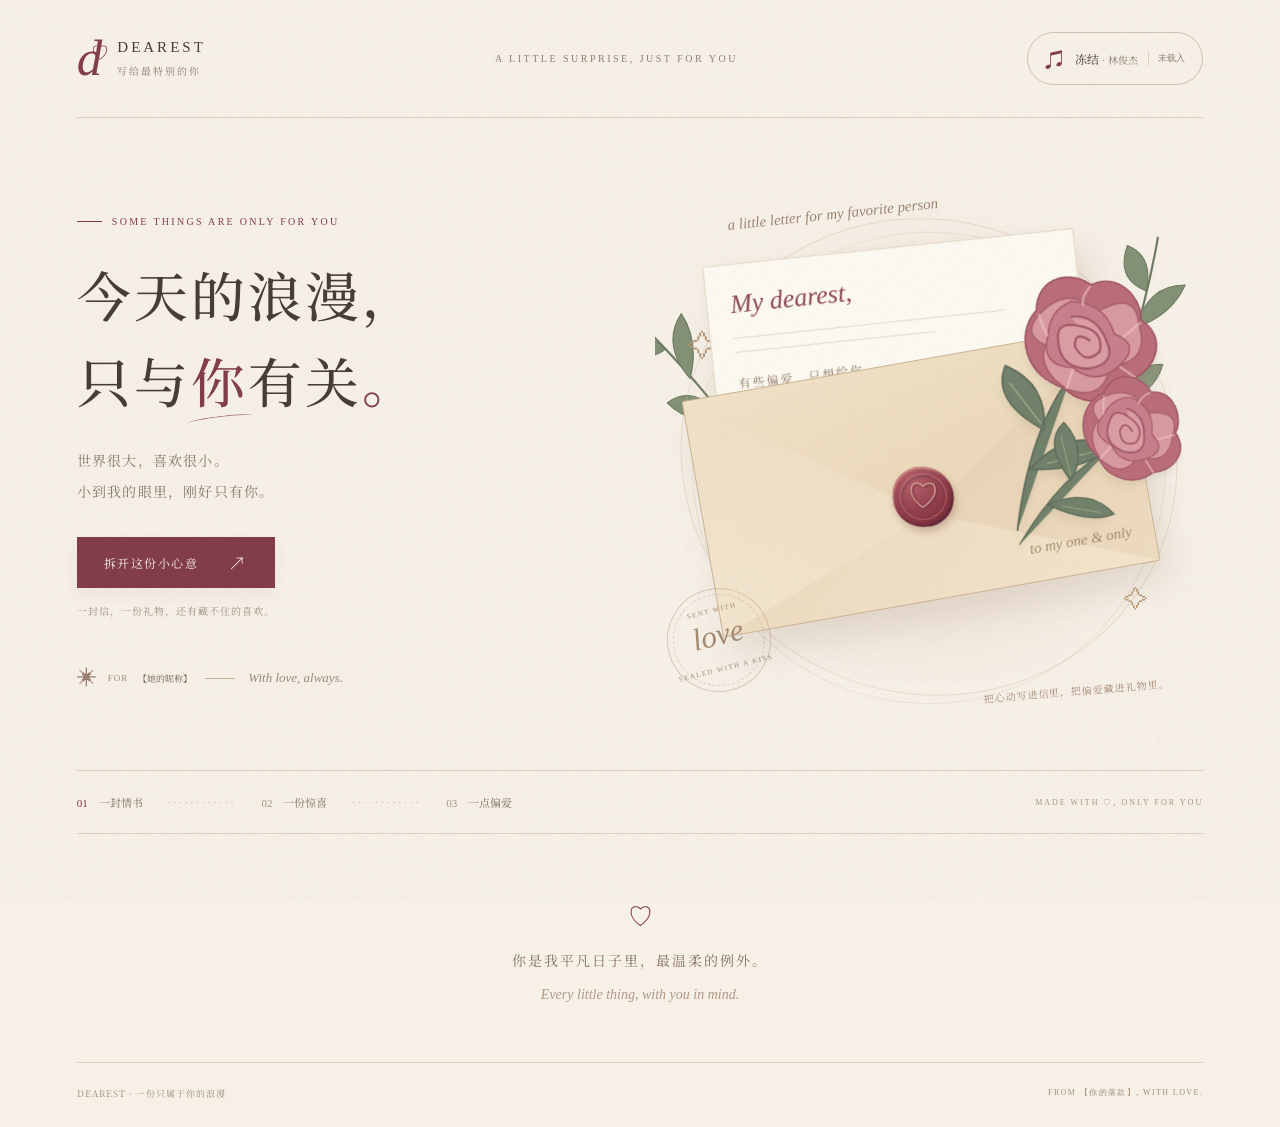
<file: index.html>
<!DOCTYPE html>
<html lang="zh-CN">
<head>
  <meta charset="UTF-8">
  <meta name="viewport" content="width=device-width,initial-scale=1">
  <meta name="theme-color" content="#f6f0e7">
  <title>一份只属于你的浪漫 · A little surprise</title>
  <link rel="stylesheet" href="style.css">
</head>
<body>
<svg class="svg-library" aria-hidden="true" xmlns="http://www.w3.org/2000/svg"><defs>
<symbol id="rose" viewBox="0 0 180 250">
 <path d="M92 105Q78 164 104 246M90 158Q38 154 37 121Q76 120 90 158M92 194Q139 174 148 147Q108 147 92 194" fill="#71806a" stroke="#5e6b58" stroke-width="1.5"/>
 <path d="M46 133L85 154M104 183L137 157" fill="none" stroke="#a9af8a"/>
 <path d="M90 118C57 123 33 93 42 67C30 39 57 23 76 28C93 7 122 22 127 38C155 42 155 71 143 85C140 114 111 127 90 118Z" fill="#b96c78" stroke="#9e5361" stroke-width="1.4"/>
 <path d="M46 68Q58 35 90 47Q113 16 127 42Q150 68 119 85Q127 116 93 118Q63 113 61 91Q38 91 46 68" fill="#d899a0" stroke="#ab5f6d" stroke-width="1.5"/>
 <path d="M66 48Q93 37 111 58Q137 57 126 82Q115 106 90 99Q64 109 60 83Q52 63 66 48Z" fill="#c67e8a" stroke="#a95c69" stroke-width="1.4"/>
 <path d="M71 60Q90 49 107 66Q124 80 104 94Q80 105 69 82Q61 68 82 64Q102 59 106 77Q100 93 85 82Q78 69 95 72" fill="#db9ca3" stroke="#a35a68" stroke-width="2"/>
 <path d="M45 69Q54 79 60 83M76 29Q72 41 77 47M128 40L119 58M143 85L127 82M93 118L91 100" fill="none" stroke="#f2c8c8" stroke-width="2" opacity=".6"/>
</symbol>
<symbol id="sprig" viewBox="0 0 100 250"><g fill="#829074" stroke="#6e7b62" stroke-width="1"><path d="M44 245Q56 116 41 15" fill="none" stroke-width="2"/><path d="M46 65Q16 63 17 31Q43 33 46 65M47 100Q75 79 78 49Q46 59 47 100M49 139Q19 133 17 104Q43 104 49 139M49 177Q83 152 81 124Q51 132 49 177M46 208Q17 193 15 164Q44 169 46 208"/></g></symbol>
</defs></svg>
<div class="petals" id="petals" aria-hidden="true"></div>
<div class="site-wrap">
 <header class="header">
  <a class="brand" href="#" aria-label="回到首页"><span class="brand-mark">d<span>♡</span></span><span>DEAREST<small>写给最特别的你</small></span></a>
  <span class="header-note">A LITTLE SURPRISE, JUST FOR YOU</span>
  <button class="music-button" id="musicButton" aria-pressed="false" aria-label="音乐：林俊杰《冻结》，点击选择音频"><span class="music-icon">♫</span><span>冻结 <small>· 林俊杰</small></span><span class="music-status" id="musicStatus">未载入</span></button>
 </header>
 <main>
  <section class="hero" aria-labelledby="heroTitle">
   <div class="hero-copy">
    <p class="eyebrow"><span></span> SOME THINGS ARE ONLY FOR YOU</p>
    <h1 id="heroTitle">今天的浪漫，<br>只与<span class="rose-text">你</span>有关<span class="title-dot">。</span></h1>
    <p class="hero-description">世界很大，喜欢很小。<br>小到我的眼里，刚好只有你。</p>
    <button class="primary" id="openLetter">拆开这份小心意 <span>↗</span></button>
    <p class="button-note">一封信，一份礼物，还有藏不住的喜欢。</p>
    <div class="hero-signature"><span class="tiny-flower">✳</span> FOR <span>【她的昵称】</span> <span class="signature-line"></span><i>With love, always.</i></div>
   </div>
   <div class="hero-art" aria-label="玫瑰与封蜡信封插画">
    <div class="art-halo"></div><div class="orbit orbit-one"></div><div class="orbit orbit-two"></div>
    <span class="art-spark spark-one">✧</span><span class="art-spark spark-two">✧</span>
    <span class="art-top-caption">a little letter for my favorite person</span>
    <svg class="art-sprig sprig-one"><use href="#sprig"/></svg><svg class="art-sprig sprig-two"><use href="#sprig"/></svg>
    <div class="letter-assembly">
     <div class="letter-peek"><span>My dearest,</span><div></div><div></div><p>有些偏爱，只想给你。</p><small>YOURS, ALWAYS</small></div>
     <div class="envelope"><div class="env-fold-left"></div><div class="env-fold-right"></div><div class="env-flap"></div><div class="seal"><span>♡</span></div><span class="env-note">to my one & only</span></div>
    </div>
    <svg class="art-rose rose-one"><use href="#rose"/></svg><svg class="art-rose rose-two"><use href="#rose"/></svg>
    <div class="art-stamp">SENT WITH<br><strong>love</strong><br>SEALED WITH A KISS</div>
    <p class="art-bottom-caption">把心动写进信里，把偏爱藏进礼物里。</p>
   </div>
  </section>
  <div class="chapter-bar"><span>01 <b>一封情书</b></span><i>············</i><span id="stepGift">02 <b>一份惊喜</b></span><i>············</i><span id="stepClaim">03 <b>一点偏爱</b></span><span class="chapter-end">MADE WITH ♡, ONLY FOR YOU</span></div>
  <section class="letter-section story-section" id="letterSection" hidden aria-labelledby="letterTitle">
   <div class="section-heading"><p class="eyebrow">CHAPTER 01 · THE LETTER</p><h2 id="letterTitle">有些话，想慢慢说给你听。</h2><p>平凡日子里的喜欢，也值得被认真收藏。</p></div>
   <article class="letter-paper"><span class="paper-corner">♡</span><p class="salutation">亲爱的【她的昵称】：</p><p>准备这份礼物的时候，我偷偷想象了很多次，<br class="desktop-break">你打开它时，会是什么表情。</p><p>也许会笑，也许会说一句“怎么突然送我礼物”。<br>其实没有那么多理由，只是刚好看到漂亮的东西，<br>第一个想到的人，就是你。</p><p>想把普通的一天，变成你记得的小小瞬间。<br>也想认真告诉你：被我喜欢的你，<br>值得每一份用心，和每一次不期而遇的惊喜。</p><p class="letter-emphasis">今天的这份偏爱，请你收好。</p><div class="letter-sign"><span>一直喜欢你的</span><strong>【你的落款】</strong><i>With all my heart.</i></div></article>
   <button class="primary" id="toGift">还有一份礼物，想亲手交给你 <span>↓</span></button>
  </section>
  <section class="gift-section story-section" id="giftSection" hidden aria-labelledby="giftTitle">
   <div class="section-heading"><p class="eyebrow">CHAPTER 02 · THE SURPRISE</p><h2 id="giftTitle">把喜欢，打了一个蝴蝶结。</h2><p id="giftHint">轻轻碰一下礼盒，拆开属于你的惊喜。</p></div>
   <button class="gift-stage" id="giftBox" aria-label="拆开礼盒"><span class="gift-glow"></span><span class="gift-shadow"></span><span class="gift-body"><span class="gift-body-ribbon"></span><span class="gift-brand">JUST FOR YOU<small>with a little extra love</small></span></span><span class="gift-lid"><span class="lid-ribbon"></span><span class="bow bow-left"></span><span class="bow bow-right"></span><span class="bow-knot"></span></span><span class="gift-touch">点击，收获一份心动 <span>✧</span></span></button>
   <div id="giftReveal" class="gift-reveal" hidden><div class="product-frame"><button class="product-image-button" id="viewImage" aria-label="放大查看礼物清单"><img src="assets/gift.jpg" alt="花知晓玫瑰甜露礼盒参考图，包含彩妆、镜子及配件" loading="lazy"><span>查看礼物清单 ↗</span></button></div><div class="product-copy"><p class="eyebrow">A GIFT CHOSEN WITH LOVE</p><h3>花知晓 · 玫瑰甜露</h3><p>把一座小小的玫瑰花园，<br>送给让我心动的你。</p><p class="product-note">礼盒款式参考你提供的图片<br>【具体商品与规格待填写】</p><button class="primary" id="toClaim">收下我的小心意 <span>♡</span></button></div></div>
  </section>
  <section class="claim-section story-section" id="claimSection" hidden aria-labelledby="claimTitle"><div class="section-heading"><p class="eyebrow">CHAPTER 03 · ONLY YOURS</p><h2 id="claimTitle">你的专属礼物，已装满心意。</h2><p>这一份喜欢，现在交到你手上。</p></div><div class="claim-card"><div class="claim-card-top"><span>YOUR LITTLE GIFT</span><span>♡</span></div><p class="recipient">TO: 【她的昵称】</p><h3>一张写满偏爱的领取卡</h3><div class="claim-field"><span>淘宝礼物链接</span><code id="giftLink">【淘宝真实链接】</code><button class="text-button" id="visitGift">查看礼物 ↗</button></div><div class="claim-field"><span>专属兑换码</span><code id="giftCode">【兑换码】</code><button class="text-button" data-copy="giftCode">复制</button></div><div class="claim-field"><span>淘宝淘口令</span><code id="taobaoToken">【淘口令】</code><button class="text-button" data-copy="taobaoToken">复制</button></div><p class="claim-help">【领取说明与有效期】<br>替换为真实信息后，按商家说明使用兑换码；淘口令复制后可打开淘宝。</p><div class="preview-label">样稿预览 · 链接与领取信息均为占位符</div><button class="primary receive" id="receiveGift">这份惊喜，我收到了 <span>♡</span></button><div class="received-message" id="receivedMessage" hidden><span>♡</span><h3>礼物负责漂亮，</h3><h3>我负责一直喜欢你。</h3><p>愿你的每一天，都有被偏爱的底气。</p></div></div><button class="replay" id="replay">↺ 把心动，再重温一次</button></section>
  <section class="closing"><span>♡</span><p>你是我平凡日子里，最温柔的例外。</p><i>Every little thing, with you in mind.</i></section>
 </main>
 <footer><span>DEAREST · 一份只属于你的浪漫</span><span>FROM 【你的落款】, WITH LOVE.</span></footer>
</div>
<dialog id="imageDialog"><button class="dialog-close" id="closeImage" aria-label="关闭礼物图片">×</button><img src="assets/gift.jpg" alt="完整礼物参考清单"></dialog>
<dialog id="musicDialog"><button class="dialog-close" id="closeMusic" aria-label="关闭音乐设置">×</button><p class="eyebrow">OUR BACKGROUND MUSIC</p><h2>冻结</h2><p class="music-artist">林俊杰</p><p>让熟悉的旋律，陪你慢慢拆开这份心意。</p><p class="audio-note">本预览未附带歌曲音源。可选择你有权使用的音频文件，仅在本机播放，不会上传。</p><label class="primary audio-picker">选择《冻结》音频文件<input id="audioFile" type="file" accept="audio/*"></label><p class="music-file-name" id="audioFileName"></p></dialog>
<audio id="backgroundMusic" loop preload="none"></audio><div class="toast" id="toast" role="status" aria-live="polite"></div>
<script src="script.js"></script>
</body>
</html>
</file>
<file: style.css>
@import url('https://fonts.googleapis.com/css2?family=Noto+Serif+SC:wght@400;500;600;700&display=swap');
:root{--paper:#f6f0e7;--wine:#813b49;--ink:#453b35;--muted:#8d8074;--line:#dcd1c0;--serif:'Noto Serif SC','Songti SC','SimSun',serif}*{box-sizing:border-box}html{scroll-behavior:smooth;scroll-padding-top:30px}body{margin:0;background:var(--paper);color:var(--ink);font-family:var(--serif);-webkit-font-smoothing:antialiased}body:before{content:'';position:fixed;inset:0;z-index:9;pointer-events:none;opacity:.13;background-image:url("data:image/svg+xml,%3Csvg viewBox='0 0 180 180' xmlns='http://www.w3.org/2000/svg'%3E%3Cfilter id='n'%3E%3CfeTurbulence type='fractalNoise' baseFrequency='.85' numOctaves='3' stitchTiles='stitch'/%3E%3C/filter%3E%3Cpath filter='url(%23n)' opacity='.28' d='M0 0h180v180H0z'/%3E%3C/svg%3E")}button,a,input{-webkit-tap-highlight-color:transparent}button{font:inherit;cursor:pointer}button,a{touch-action:manipulation}button:focus-visible,a:focus-visible,label:focus-within{outline:2px solid var(--wine);outline-offset:6px}button{color:inherit}button:disabled{cursor:default}a{color:inherit;text-decoration:none}[hidden]{display:none!important}.svg-library{position:absolute;width:0;height:0;overflow:hidden}.site-wrap{max-width:1512px;margin:auto;padding:0 6%}.header{height:118px;display:flex;align-items:center;justify-content:space-between;gap:24px;border-bottom:1px solid var(--line)}.brand{display:flex;align-items:center;gap:12px;font:15px Georgia,serif;letter-spacing:3px}.brand small{display:block;font:10px var(--serif);letter-spacing:2px;margin-top:7px;color:var(--muted)}.brand-mark{font:italic 51px Georgia;color:var(--wine);position:relative;line-height:1}.brand-mark span{font:18px Georgia;position:absolute;right:-7px;top:8px}.header-note{font:10px Georgia;letter-spacing:2.5px;color:var(--muted)}.music-button{display:flex;align-items:center;gap:10px;background:none;border:1px solid #cfc0ae;border-radius:40px;padding:11px 17px;font-size:12px}.music-button small{font-size:10px;color:var(--muted)}.music-icon{color:var(--wine);font-size:20px}.music-status{font:9px sans-serif;color:var(--muted);border-left:1px solid var(--line);padding-left:9px}.music-button.is-playing .music-icon{animation:rock 2s infinite}.hero{min-height:652px;display:grid;grid-template-columns:1.02fr 1fr;align-items:center;position:relative;padding:48px 0 40px;gap:20px}.eyebrow{font:10px Georgia,serif;letter-spacing:2.3px;color:var(--wine);display:flex;align-items:center;gap:10px}.eyebrow>span{width:25px;height:1px;background:var(--wine)}h1{font-weight:500;font-size:clamp(42px,4.2vw,66px);line-height:1.6;letter-spacing:3px;margin:24px 0 22px;white-space:nowrap}.rose-text{color:var(--wine);position:relative}.rose-text:after{content:'';height:6px;border-top:1px solid #aa7780;border-radius:50%;position:absolute;bottom:-5px;left:-4px;right:-5px;transform:rotate(-7deg)}.title-dot{color:var(--wine)}.hero-description{font-size:14px;line-height:2.2;color:#8b7a6b;letter-spacing:1.2px;margin:0 0 30px}.primary{display:inline-flex;align-items:center;justify-content:center;gap:30px;min-height:51px;padding:15px 26px;background:var(--wine);border:1px solid var(--wine);color:#fff6ea;font-size:12px;letter-spacing:1.5px;box-shadow:0 6px 14px #813b4910;transition:transform .25s,background .25s}.primary:hover{background:#6d2e3d;transform:translateY(-3px)}.primary>span{font-size:18px;line-height:1}.button-note{font-size:10px;letter-spacing:1px;color:#9d9083;margin:15px 0 0}.hero-signature{margin-top:49px;display:flex;align-items:center;gap:10px;font:9px Georgia;letter-spacing:1px;color:#9b8a78}.hero-signature>span:nth-child(2){font-family:var(--serif);letter-spacing:0;color:#766453}.tiny-flower{font-size:20px;color:#9b7c6b}.signature-line{width:30px;height:1px;background:#c6b69f;margin:0 3px}.hero-signature i{font:italic 13px Georgia;letter-spacing:0}.hero-art{height:535px;position:relative;isolation:isolate}.art-halo{position:absolute;width:91%;height:90%;left:5%;top:4%;border-radius:48% 48% 44% 44%;background:radial-gradient(ellipse at 50% 52%,#e8d1c291 0%,#e9d7c63b 52%,transparent 73%)}.orbit{position:absolute;border:1px solid #c5b39755;border-radius:50%;inset:39px 24px 22px;transform:rotate(21deg)}.orbit-two{inset:51px 37px 12px;transform:rotate(-24deg);border-color:#c5b39738}.art-top-caption{position:absolute;top:25px;left:13%;font:italic 15px Georgia;color:#9e8570;transform:rotate(-6deg)}.letter-assembly{position:absolute;left:8%;top:180px;width:81%;height:240px;transform:rotate(-10deg);filter:drop-shadow(8px 22px 16px #6d4d3520);transition:transform .7s}.hero-art:hover .letter-assembly{transform:rotate(-7deg) translateY(-7px)}.letter-peek{position:absolute;background:#fcf9f1;width:84%;height:235px;left:8%;top:-116px;padding:25px 23px;border:1px solid #e1d5c0;box-shadow:0 -2px 8px #98795508;transform:rotate(4deg)}.letter-peek>span{font:italic 26px Georgia;color:#8c4653}.letter-peek>div{height:1px;background:#d0c4b1;width:84%;margin-top:18px;opacity:.6}.letter-peek>div+div{width:62%;margin-top:13px}.letter-peek p{font-size:12px;letter-spacing:2px;color:#927c66;margin-top:21px}.letter-peek small{font:8px Georgia;letter-spacing:3px;color:#b29c82}.envelope{position:absolute;inset:0;background:linear-gradient(135deg,#e9d6b8,#f3e4cc);border:1px solid #cbb493;border-radius:2px;overflow:hidden}.env-fold-left{position:absolute;inset:0;background:linear-gradient(35deg,#f2e5ce,#ebd8bb);clip-path:polygon(0 0,58% 58%,0 100%)}.env-fold-right{position:absolute;inset:0;background:linear-gradient(-35deg,#eddbbf,#e3cbaa);clip-path:polygon(100% 0,42% 58%,100% 100%)}.env-flap{position:absolute;inset:0;background:linear-gradient(165deg,#f1e1c7,#e6d0ae);clip-path:polygon(0 0,100% 0,52% 61%,48% 61%);filter:drop-shadow(0 2px 2px #8e704d)}.env-note{position:absolute;bottom:24px;right:22px;color:#a28b6a;font:italic 15px Georgia}.seal{position:absolute;left:43%;top:44%;width:61px;height:60px;background:radial-gradient(circle at 33% 24%,#b6616b,#853440 65%,#6d2935);border-radius:45% 52% 47% 50%;transform:rotate(10deg);display:grid;place-items:center;box-shadow:2px 5px 7px #69352c40,inset 1px 2px 2px #cf8c83,inset -2px -2px 3px #5e2534}.seal:after{content:'';position:absolute;inset:7px;border:1px solid #d28e8180;border-radius:50%;box-shadow:inset 1px 2px 3px #5529366b}.seal span{font:32px Georgia;color:#dca79a;text-shadow:1px 1px 2px #5d2430}.art-rose{position:absolute;z-index:2;filter:drop-shadow(3px 7px 3px #58442f12)}.rose-one{height:300px;width:210px;right:-10%;top:12%;transform:rotate(24deg)}.rose-two{height:230px;width:165px;right:5%;top:31%;transform:rotate(48deg)}.art-sprig{position:absolute;width:110px;height:300px;z-index:-1}.sprig-one{left:0;top:67px;transform:rotate(-39deg)}.sprig-two{right:18px;top:24px;transform:rotate(18deg)}.art-stamp{position:absolute;bottom:24px;left:12px;width:104px;height:104px;border:1px solid #ad8b7466;border-radius:50%;text-align:center;display:flex;flex-direction:column;justify-content:center;font:7px/1.6 Georgia;letter-spacing:1.5px;color:#a38a72;transform:rotate(-14deg)}.art-stamp:after{position:absolute;content:'';inset:5px;border:1px dashed #ad8b7455;border-radius:50%}.art-stamp strong{font:italic 31px/1.2 Georgia;font-weight:normal;letter-spacing:0}.art-bottom-caption{position:absolute;bottom:8px;right:6%;font-size:10px;color:#a88b76;letter-spacing:1px;transform:rotate(-5deg)}.art-spark{position:absolute;color:#b29470;font:30px Georgia}.spark-one{left:6%;top:28%}.spark-two{right:10%;bottom:19%;font-size:24px}.chapter-bar{border-top:1px solid var(--line);border-bottom:1px solid var(--line);padding:23px 0;display:flex;align-items:center;gap:25px;font:11px Georgia;color:#a69582}.chapter-bar b{font:11px var(--serif);margin-left:8px;color:#80715f;font-weight:400}.chapter-bar>i{font-style:normal;color:#cbbba7;letter-spacing:3px}.chapter-bar>span:first-child,.chapter-bar .active{color:var(--wine)}.chapter-end{margin-left:auto;font:8px Georgia;letter-spacing:2px}.story-section{padding:90px 0 35px;text-align:center;animation:fadeUp .8s both}.section-heading .eyebrow{justify-content:center}.section-heading h2{font-size:30px;font-weight:500;letter-spacing:2px;margin:18px 0}.section-heading>p:last-child{font-size:12px;letter-spacing:1px;color:var(--muted);line-height:1.9}.letter-paper{position:relative;max-width:730px;margin:40px auto 32px;background:#fffcf5;padding:52px 65px 45px;text-align:left;border:1px solid #dfd2bf;box-shadow:0 14px 45px #7c55300a;font-size:14px;line-height:2.4;letter-spacing:1px}.letter-paper:after{content:'';inset:9px;position:absolute;border:1px solid #ded0bc70;pointer-events:none}.paper-corner{position:absolute;right:33px;top:25px;font:32px Georgia;color:#b78a8d}.salutation{color:var(--wine);font-size:17px}.letter-paper>p{margin:0 0 23px}.letter-emphasis{color:var(--wine)}.letter-sign{display:flex;flex-direction:column;align-items:flex-end;font-size:12px;color:var(--muted)}.letter-sign strong{font-size:16px;color:var(--wine);font-weight:400}.letter-sign i{font:italic 15px Georgia;margin-top:10px;color:#aa8b75}.gift-stage{display:block;position:relative;width:360px;max-width:100%;height:330px;margin:28px auto 0;background:none;border:0;perspective:800px}.gift-glow{position:absolute;inset:15px -10px 15px;border-radius:50%;background:radial-gradient(ellipse,#e8c1b668,transparent 70%)}.gift-body{position:absolute;left:65px;top:130px;width:230px;height:145px;background:linear-gradient(115deg,#d89d9b,#c18587);box-shadow:inset -10px 0 25px #884e6020,0 12px 24px #8f606629}.gift-body-ribbon{position:absolute;top:0;bottom:0;width:39px;left:95px;background:linear-gradient(90deg,#ad5e6e,#ca8894 40%,#a65e6d)}.gift-brand{position:absolute;left:0;right:0;top:61px;font:11px Georgia;letter-spacing:3px;color:#fff2e2;text-shadow:0 1px 2px #7f344f;z-index:1}.gift-brand small{display:block;margin-top:10px;font:italic 11px Georgia;letter-spacing:.6px}.gift-lid{position:absolute;left:55px;top:109px;width:250px;height:38px;background:linear-gradient(110deg,#e1aaa5,#ce8e90);box-shadow:0 5px 5px #79465233;transition:transform 1s,opacity 1s}.lid-ribbon{position:absolute;inset:0 auto 0 105px;width:39px;background:linear-gradient(90deg,#b96779,#d38e9b,#b5687a)}.bow{position:absolute;bottom:34px;width:78px;height:44px;border:13px solid #b96e7e;box-shadow:inset 3px 3px 6px #773c4b30,1px 2px 3px #773c4b20}.bow-left{left:52px;border-radius:55% 75% 15% 65%;transform:rotate(21deg)}.bow-right{right:49px;border-radius:75% 55% 65% 15%;transform:rotate(-21deg)}.bow-knot{position:absolute;bottom:28px;left:110px;width:30px;height:28px;background:linear-gradient(100deg,#a45468,#d38a96,#a95f71);border-radius:7px;box-shadow:0 3px 7px #7f3f4b35}.gift-shadow{position:absolute;bottom:40px;left:45px;width:270px;height:30px;background:#83534620;filter:blur(13px);border-radius:50%}.gift-touch{position:absolute;bottom:0;left:0;right:0;font-size:11px;color:#a07972;letter-spacing:2px}.gift-touch>span{font-size:19px;margin-left:6px}.gift-stage:hover:not(.opened) .gift-lid{transform:translateY(-7px) rotate(-2deg)}.gift-stage.opened .gift-lid{transform:translateY(-100px) rotate(-16deg);opacity:0}.gift-stage.opened .gift-touch{opacity:0}.gift-stage.opened{animation:fadeOut .7s .8s forwards}.gift-reveal{display:grid;grid-template-columns:1fr 1fr;align-items:center;gap:60px;max-width:850px;margin:40px auto 0;text-align:left;animation:fadeUp .8s}.product-frame{background:#eee3d5;padding:14px;border:1px solid var(--line);transform:rotate(-2deg)}.product-image-button{position:relative;border:0;padding:0;background:none;width:100%;display:block}.product-image-button img{display:block;width:100%;height:auto}.product-image-button>span{position:absolute;bottom:12px;right:12px;background:#fff9edec;padding:9px 13px;font-size:10px;color:var(--wine)}.product-copy h3{font-size:25px;font-weight:500;line-height:1.7}.product-copy>p{font-size:14px;line-height:2.2;color:#8d7669}.product-copy .eyebrow{font:9px Georgia;line-height:1.8;letter-spacing:1.5px}.product-copy .product-note{font-size:11px;color:#a29282;margin:22px 0}.claim-card{background:#fffcf5;border:1px solid #dac9b2;max-width:690px;margin:36px auto 20px;padding:25px 42px 36px;box-shadow:0 14px 40px #8a604314;position:relative}.claim-card:before,.claim-card:after{content:'';width:16px;height:16px;background:var(--paper);border-radius:50%;position:absolute;top:96px;border:1px solid #dac9b2}.claim-card:before{left:-9px;border-left-color:transparent;border-bottom-color:transparent;transform:rotate(45deg)}.claim-card:after{right:-9px;border-right-color:transparent;border-top-color:transparent;transform:rotate(45deg)}.claim-card-top{display:flex;justify-content:space-between;border-bottom:1px dashed #dac9b2;padding-bottom:20px;align-items:center;font:9px Georgia;letter-spacing:2.5px;color:#a18a70}.claim-card-top span:last-child{font-size:28px;color:var(--wine)}.recipient{font-size:11px;color:#9a7d69;margin-top:27px;letter-spacing:2px}.claim-card h3{font-size:21px;font-weight:500;letter-spacing:1px;margin:16px 0 26px}.claim-field{display:grid;grid-template-columns:100px 1fr auto;gap:10px;align-items:center;padding:20px 0;border-top:1px solid #e9e0d3;text-align:left;font-size:11px}.claim-field>span{color:#9a8876}.claim-field code{font-family:var(--serif);font-size:12px;color:#6c5150;overflow-wrap:anywhere}.text-button{border:0;background:none;color:var(--wine);font-size:11px;padding:8px}.text-button:hover{text-decoration:underline}.claim-help{font-size:10px;text-align:left;line-height:2;color:#9d8b79;margin:12px 0 22px}.preview-label{padding:10px;background:#f3e9de;font-size:10px;color:#9d826b;letter-spacing:1px}.receive{margin-top:25px}.received-message{animation:fadeUp .6s}.received-message>span{display:block;font-size:50px;color:var(--wine);margin:25px 0 8px}.received-message h3{margin:9px 0;color:var(--wine)}.received-message p{font-size:12px;color:var(--muted);margin-top:22px}.replay{border:none;border-bottom:1px solid #cbb7a3;padding:9px 0;background:none;font-size:11px;letter-spacing:1px;color:#9a806c}.closing{padding:66px 0 58px;text-align:center}.closing>span{font:25px Georgia;color:var(--wine)}.closing p{font-size:14px;letter-spacing:2px;color:#8a7361;margin:17px 0 11px}.closing i{font:italic 14px Georgia;color:#af9a85}footer{display:flex;justify-content:space-between;gap:20px;border-top:1px solid var(--line);padding:24px 0 27px;color:#a28e77;font-size:9px;letter-spacing:1px}footer>span:last-child{font:8px Georgia;letter-spacing:1.4px}.petals{position:fixed;inset:0;pointer-events:none;z-index:20;overflow:hidden}.petal{position:absolute;top:-30px;width:13px;height:20px;border-radius:90% 0 80% 15%;background:linear-gradient(120deg,#e7b8ba,#b76c7a);animation:fall linear forwards;opacity:0}.toast{position:fixed;bottom:28px;left:50%;transform:translate(-50%,20px);padding:15px 23px;max-width:90%;width:max-content;background:#633544f5;color:#fff6ed;font-size:12px;line-height:1.8;z-index:40;box-shadow:0 6px 30px #3b1c2524;opacity:0;pointer-events:none;transition:.25s}.toast.show{transform:translate(-50%,0);opacity:1}dialog{background:#faf4ea;border:1px solid #cfbda5;padding:38px;max-width:min(92vw,650px);max-height:90vh;color:var(--ink);box-shadow:0 20px 100px #2b111a3d}dialog::backdrop{background:#39262b91;backdrop-filter:blur(6px)}.dialog-close{position:absolute;right:9px;top:7px;border:0;width:34px;height:34px;background:#faf4eae8;border-radius:50%;font:25px Georgia;color:var(--wine);z-index:1}#imageDialog{padding:8px;max-width:min(90vw,720px)}#imageDialog>img{display:block;width:100%;max-height:85vh;object-fit:contain}#musicDialog{max-width:440px;padding:44px 34px}#musicDialog h2{font-size:35px;font-weight:400;color:var(--wine);margin:25px 0 0}#musicDialog>p{font-size:12px;line-height:2;color:var(--muted)}#musicDialog .eyebrow{font:9px Georgia;letter-spacing:2px}#musicDialog .music-artist{margin:4px 0 24px}.audio-note{padding-top:15px;border-top:1px solid var(--line)}.audio-picker{cursor:pointer;margin-top:10px;font-size:11px;padding:13px 18px}.audio-picker input{position:absolute;opacity:0;width:1px;height:1px}.music-file-name{overflow-wrap:anywhere}.audio-picker:focus-within{outline:2px solid var(--wine)}@keyframes fadeUp{from{opacity:0;transform:translateY(24px)}to{opacity:1;transform:translateY(0)}}@keyframes fadeOut{to{opacity:0;transform:scale(.9)}}@keyframes fall{0%{opacity:0;transform:translate3d(0,-10px,0) rotate(0)}10%{opacity:.7}90%{opacity:.5}100%{opacity:0;transform:translate3d(100px,105vh,0) rotate(420deg)}}@keyframes rock{50%{transform:rotate(20deg)}}
@media(min-width:1500px){.hero{min-height:720px}.hero-art{height:560px}.letter-assembly{top:200px}}@media(max-width:1050px){.site-wrap{padding:0 5%}.header-note{display:none}h1{font-size:44px;letter-spacing:1px}.hero-art{height:490px}.letter-assembly{height:210px;top:190px}.rose-one{right:-11%;width:175px}.rose-two{width:140px;right:1%}.chapter-end{display:none}.chapter-bar{justify-content:center}.hero-signature{gap:7px}.signature-line{width:17px}.hero-signature i{font-size:11px}.gift-reveal{gap:35px}}@media(max-width:700px){.site-wrap{padding:0 6%}.header{height:90px;gap:15px}.brand{font-size:12px;letter-spacing:2px}.brand-mark{font-size:42px}.brand small{font-size:8px}.music-button{gap:7px;padding:8px 11px;font-size:10px}.music-button small{display:none}.music-status{font-size:8px}.hero{grid-template-columns:1fr;padding:43px 0 23px;gap:0}.hero-copy{position:relative;z-index:2}.eyebrow{font-size:8px;letter-spacing:1.8px}h1{font-size:clamp(35px,8.4vw,52px);line-height:1.65;margin:20px 0}.hero-description{font-size:12px;line-height:2.1;margin-bottom:24px}.primary{font-size:11px;min-height:48px;padding:13px 22px;gap:21px}.button-note{font-size:9px;letter-spacing:.4px}.hero-signature{margin-top:28px;font-size:8px}.hero-art{width:100%;max-width:450px;justify-self:center;height:410px;margin-top:8px}.art-top-caption{font-size:12px;top:14px;left:16%}.letter-assembly{top:167px;height:185px;width:76%;left:9%}.letter-peek{height:200px;top:-100px;padding:21px}.letter-peek>span{font-size:23px}.letter-peek p{font-size:9px;margin-top:15px}.letter-peek>div{margin-top:13px}.letter-peek small{font-size:6px}.seal{width:50px;height:50px;top:43%;left:42%}.seal>span{font-size:27px}.env-note{font-size:12px;bottom:20px}.rose-one{width:150px;height:240px;right:-5%;top:13%}.rose-two{width:120px;height:200px;right:5%;top:31%}.art-sprig{height:245px;width:85px}.sprig-one{left:0;top:38px}.sprig-two{right:5%;top:0}.orbit{inset:20px 25px 10px}.orbit-two{inset:35px 36px 5px}.art-stamp{width:80px;height:80px;font-size:5px;bottom:3px;left:1%}.art-stamp strong{font-size:24px}.art-bottom-caption{font-size:8px;right:0;bottom:-4px}.art-spark{font-size:22px}.spark-two{bottom:12%}.chapter-bar{gap:12px;padding:20px 0}.chapter-bar>span{font-size:10px}.chapter-bar b{font-size:10px;margin-left:5px}.chapter-bar>i{letter-spacing:0;font-size:9px;max-width:26px;overflow:hidden}.story-section{padding-top:58px}.section-heading h2{font-size:22px;letter-spacing:1px;line-height:1.8}.section-heading>p:last-child{font-size:11px}.letter-paper{padding:40px 28px 32px;font-size:12px;line-height:2.5;letter-spacing:.3px;margin-top:26px}.salutation{font-size:15px}.paper-corner{top:15px;right:22px;font-size:25px}.letter-sign strong{font-size:14px}.gift-reveal{grid-template-columns:1fr;gap:28px;max-width:420px;margin-top:28px}.product-frame{margin:0 15px}.product-copy{text-align:center}.product-copy .eyebrow{justify-content:center}.product-copy h3{font-size:24px;margin:14px 0}.product-copy>p{font-size:13px}.claim-card{padding:18px 22px 28px}.claim-card h3{font-size:18px;line-height:1.8}.claim-field{grid-template-columns:78px 1fr auto;gap:5px;font-size:10px;padding:17px 0}.claim-field code{font-size:11px}.text-button{font-size:10px;padding:8px 0 8px 5px}.claim-help{font-size:9px}.preview-label{font-size:9px;letter-spacing:0}.received-message h3{font-size:21px}.received-message p{font-size:10px}.closing{padding:48px 0 40px}.closing p{font-size:11px;letter-spacing:1px}.closing i{font-size:12px}footer{flex-direction:column;align-items:center;padding:20px 0;gap:10px;font-size:8px}.desktop-break{display:none}#musicDialog{padding:35px 24px}.toast{font-size:11px;padding:12px 17px}}
.hero-art{overflow:clip}.rose-one{right:7%}
@media(prefers-reduced-motion:reduce){html{scroll-behavior:auto}*,*:before,*:after{animation-duration:.01ms!important;animation-iteration-count:1!important;transition-duration:.01ms!important}.petals{display:none}}
</file>
